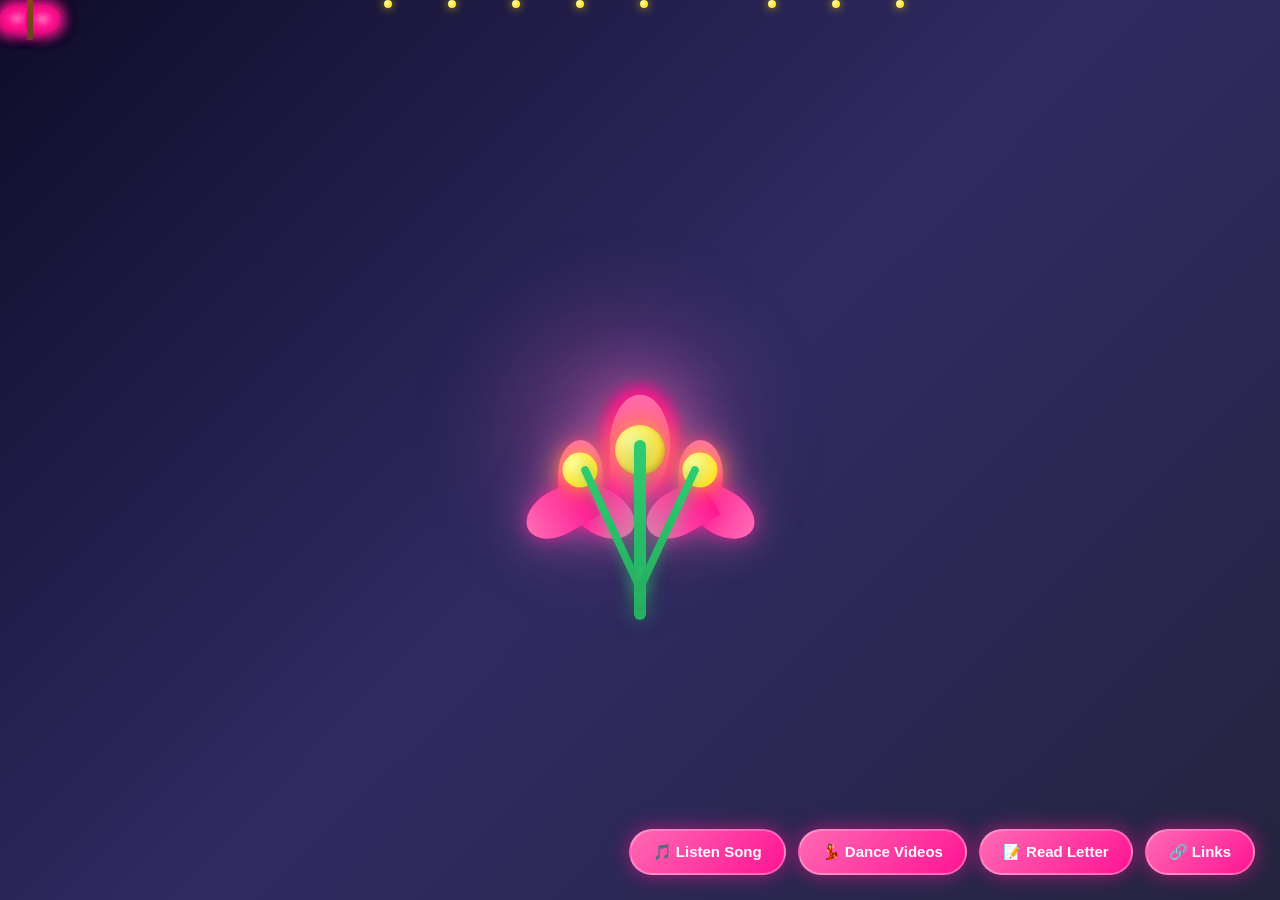
<file: index.html>
<!DOCTYPE html>
<html lang="en">
    <head>
        <meta charset="UTF-8">
        <meta name="viewport" content="width=device-width, initial-scale=1.0">
        <link rel="stylesheet" href="style.css">
        <title>Glowing Flower with Butterflies</title>
    </head>
    <body>
        <div class="scene">
            <!-- Main Flower Container -->
            <div class="flower-container">
                <div class="stem"></div>
                <div class="glow-effect"></div>
                <div class="flower">
                    <div class="petal"></div>
                    <div class="petal"></div>
                    <div class="petal"></div>
                    <div class="petal"></div>
                    <div class="petal"></div>
                    <div class="petal"></div>
                    <div class="center"></div>
                </div>

                <!-- Left Stem Flower -->
                <div class="stem-flower stem-flower-left">
                    <div class="stem-petal"></div>
                    <div class="stem-petal"></div>
                    <div class="stem-petal"></div>
                    <div class="stem-center"></div>
                </div>

                <!-- Right Stem Flower -->
                <div class="stem-flower stem-flower-right">
                    <div class="stem-petal"></div>
                    <div class="stem-petal"></div>
                    <div class="stem-petal"></div>
                    <div class="stem-center"></div>
                </div>
            </div>

            <!-- Butterflies Container -->
            <div class="butterflies-container">
                <div class="butterfly butterfly-1">
                    <div class="butterfly-body"></div>
                    <div class="wing wing-left"></div>
                    <div class="wing wing-right"></div>
                </div>
                <div class="butterfly butterfly-2">
                    <div class="butterfly-body"></div>
                    <div class="wing wing-left"></div>
                    <div class="wing wing-right"></div>
                </div>
                <div class="butterfly butterfly-3">
                    <div class="butterfly-body"></div>
                    <div class="wing wing-left"></div>
                    <div class="wing wing-right"></div>
                </div>
                <div class="butterfly butterfly-4">
                    <div class="butterfly-body"></div>
                    <div class="wing wing-left"></div>
                    <div class="wing wing-right"></div>
                </div>
                <div class="butterfly butterfly-5">
                    <div class="butterfly-body"></div>
                    <div class="wing wing-left"></div>
                    <div class="wing wing-right"></div>
                </div>
            </div>

            <!-- Floating particles for magic effect -->
            <div class="particles">
                <div class="particle"></div>
                <div class="particle"></div>
                <div class="particle"></div>
                <div class="particle"></div>
                <div class="particle"></div>
                <div class="particle"></div>
                <div class="particle"></div>
                <div class="particle"></div>
            </div>
        </div>
        <!-- Navigation Buttons -->
        <div class="link-container">
            <a href="song.html" class="letter-link">🎵 Listen Song</a>
            <a href="videos.html" class="letter-link">💃 Dance Videos</a>
            <a href="letter.html" class="letter-link">📝 Read Letter</a>
            <a href="links.html" class="letter-link">🔗 Links</a>
        </div>
    </body>
</html>
</file>
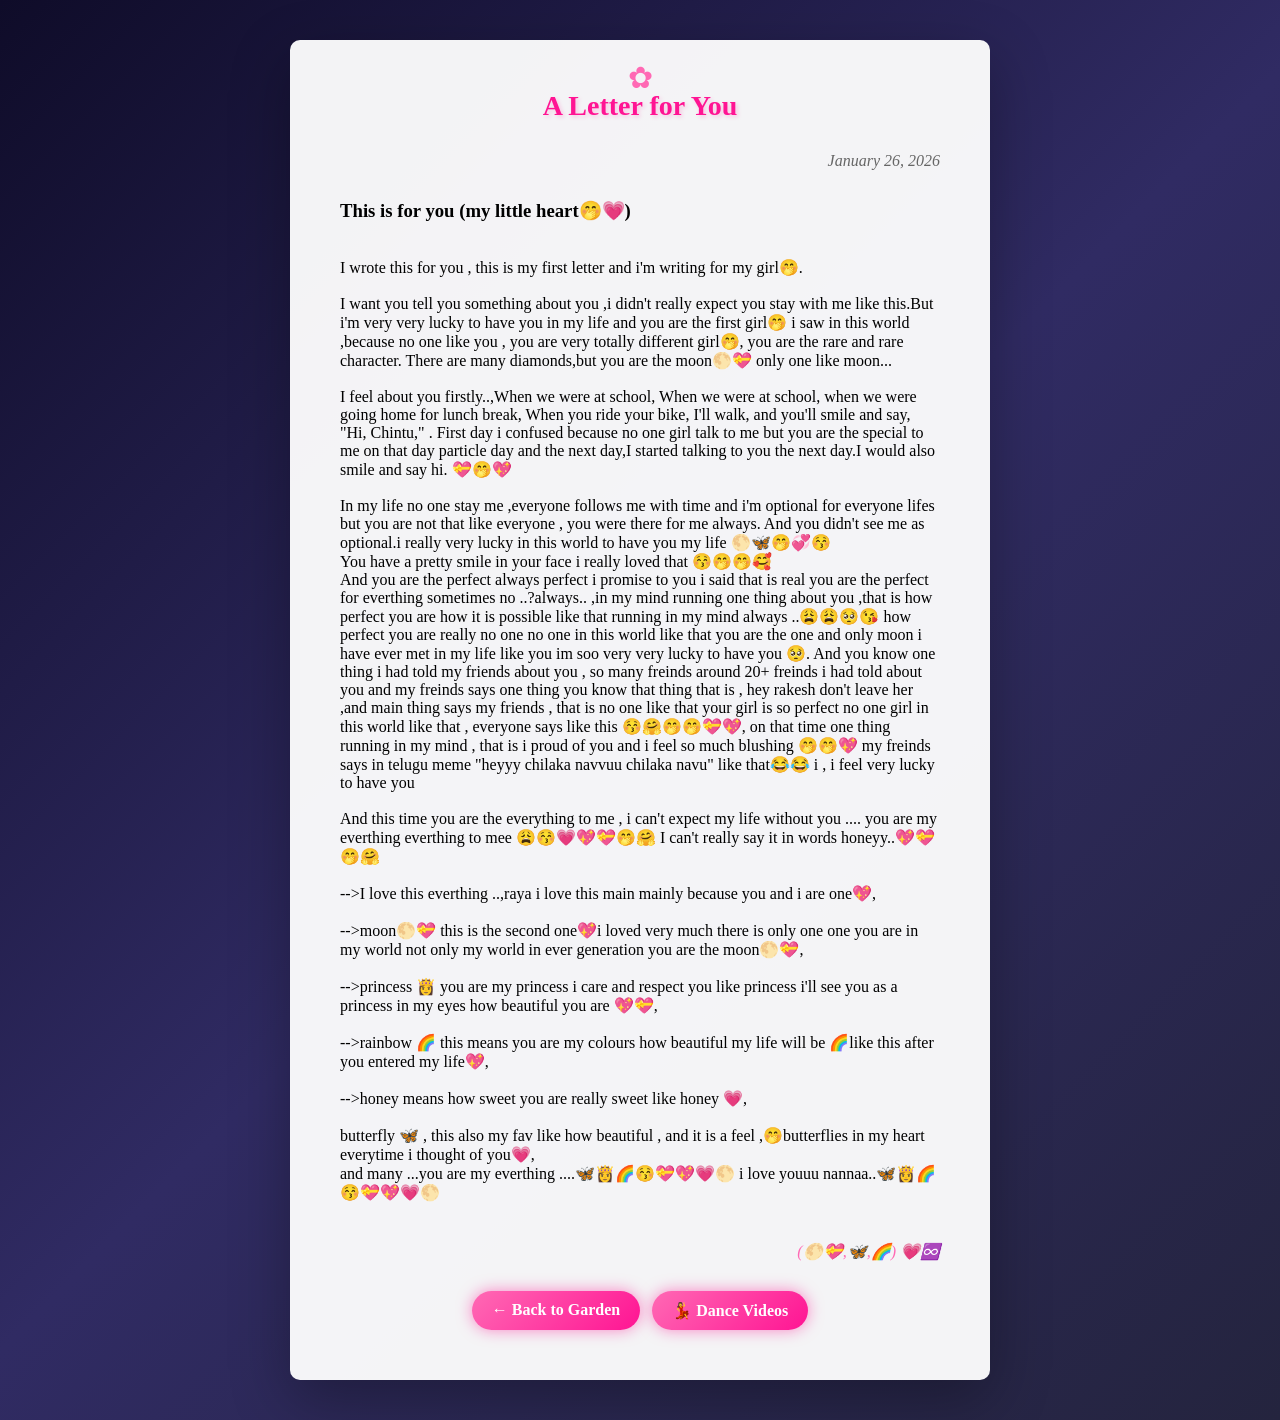
<file: letter.html>
<!DOCTYPE html>
<html lang="en">
<head>
    <meta charset="UTF-8">
    <meta name="viewport" content="width=device-width, initial-scale=1.0">
    <title>A Letter to You</title>
    <style>
        * {
            margin: 0;
            padding: 0;
            box-sizing: border-box;
        }

        body {
            background: linear-gradient(135deg, #0f0c29, #302b63, #24243e);
            min-height: 100vh;
            padding: 40px 20px;
            font-family: 'Georgia', serif;
        }

        .letter-container {
            max-width: 700px;
            margin: 0 auto;
            background: rgba(255, 255, 255, 0.95);
            padding: 50px;
            border-radius: 10px;
            box-shadow: 0 20px 60px rgba(0, 0, 0, 0.3);
            position: relative;
            animation: fade-in 0.8s ease-in;
        }

        .letter-container::before {
            content: '✿';
            position: absolute;
            top: 20px;
            left: 50%;
            transform: translateX(-50%);
            font-size: 30px;
            color: #ff69b4;
        }

        h1 {
            text-align: center;
            color: #ff1493;
            margin-bottom: 30px;
            font-size: 28px;
            text-shadow: 2px 2px 4px rgba(255, 20, 147, 0.2);
        }

        .date {
            text-align: right;
            color: #666;
            margin-bottom: 30px;
            font-style: italic;
        }

        p {
            color: #333;
            line-height: 1.8;
            margin-bottom: 20px;
            text-align: justify;
            font-size: 16px;
        }

        .closing {
            margin-top: 40px;
            text-align: right;
        }

        .signature {
            margin-top: 30px;
            font-style: italic;
            color: #ff69b4;
        }

        .back-link {
            display: flex;
            justify-content: center;
            gap: 12px;
            flex-wrap: wrap;
            margin-top: 30px;
            text-align: center;
            width: 100%;
        }

        .back-button {
            display: inline-block;
            padding: 10px 20px;
            background: linear-gradient(135deg, #ff69b4, #ff1493);
            color: white;
            text-decoration: none;
            border-radius: 50px;
            font-weight: bold;
            transition: all 0.3s ease;
            box-shadow: 0 0 15px rgba(255, 20, 147, 0.5);
        }

        .back-button:hover {
            transform: scale(1.05);
            box-shadow: 0 0 25px rgba(255, 20, 147, 0.8);
        }

        @keyframes fade-in {
            from {
                opacity: 0;
                transform: translateY(20px);
            }
            to {
                opacity: 1;
                transform: translateY(0);
            }
        }

        @media (max-width: 600px) {
            .letter-container {
                padding: 30px 20px;
            }

            h1 {
                font-size: 24px;
            }

            p {
                font-size: 14px;
                line-height: 1.6;
            }
        }
    </style>
</head>
<body>


    <div class="letter-container">
        <h1>A Letter for You</h1>
        <div class="date">January 26, 2026</div>

        <h3>
            This is for you (my little heart🤭💗)
        </h3>
        <br>
        <br>
        I wrote this for you , this is my first letter and i'm writing for 
        my girl🤭.
        <br>
        <br>
        I want you tell you something about you ,i didn't really expect 
        you stay with me like this.But i'm very very lucky to 
        have you in my life and you are the first girl🤭 i saw in this world ,because no one like you , you are very totally different girl🤭, you are the rare and rare character.
        There are many diamonds,but you are the moon🌕💝 only one like moon...
<br>
<br>
I feel about you firstly..,When we were at school, When we were at school, when we were going home for lunch break, 
When you ride your bike, I'll walk, and you'll smile and say, "Hi, Chintu," .
First day i confused because no one girl talk to me but you are the special to me on that day particle day  
and the next day,I started talking to you the next day.I would also smile and say hi.
💝🤭💖


<br>
<br>
In my life no one stay me ,everyone follows me with time and i'm optional for everyone lifes 
but you are not that like everyone , you were there for me always.
     And you didn't see me as optional.i really very lucky in this world to have you my life   🌕🦋🤭💞😚 
     <br>
     You have a pretty smile in your face i really loved that 😚🤭🤭🥰
     <br>
     And you are the perfect always perfect i promise to you i said that is real you are the perfect for everthing
     sometimes no ..?always.. ,in my mind running one thing about you ,that is how perfect you are how it is possible like that running
     in my mind always ..😩😩🥺😘 how perfect you are really no one no one in this world like that you are the one and only moon i have ever met in my life 
    like you im soo very very lucky to have you 🥺.

    And you know one thing i had told my friends about you , so many freinds around 20+ freinds i had told about you 
    and my freinds says one thing you know that thing
    that is , hey rakesh don't leave her ,and main thing says my friends , that is no one like that your girl is so perfect no one girl in this world like that ,
    everyone says like this 😚🤗🤭🤭💝💖,
    on that time one thing running in my mind , that is i proud of you and i feel so much  blushing 🤭🤭💖

    my freinds says in telugu meme "heyyy chilaka navvuu chilaka navu" like that😂😂

    i , i feel very lucky to have you 
    <br>
     <br>
     And this time you are the everything to me , i can't expect my life without you ....
     you are my everthing everthing to mee 😩😚💗💖💝🤭🤗
     I can't really say it in words honeyy..💖💝🤭🤗


     <br>
     <br>
    -->I love this everthing ..,raya i love this main mainly 
     because you and i are one💖,
      <br>
     <br>-->moon🌕💝 this is the second one💖i loved very much there is only one one you are in my world
     not only my world in ever generation you are the moon🌕💝,
     <br>
      <br>
-->princess 👸 you are my princess i care and respect you like princess i'll see you as a princess
     in my eyes how beautiful you are 💖💝,
     <br>
      <br>
-->rainbow 🌈 this means you are my colours how beautiful my life will be 🌈like this after you entered my life💖, <br>
     <br> -->honey means how sweet you are really sweet like honey 💗,
     <br> <br>
     butterfly 🦋 , this also my fav  like how beautiful , and it is a feel ,🤭butterflies in my heart everytime i thought of you💗,
     <br>
     and many ...you are my everthing ....🦋👸🌈😚💝💖💗🌕
     i love youuu nannaa..🦋👸🌈😚💝💖💗🌕

     

        <div class="closing">
          
            <div class="signature">
                    (🌕💝,🦋,🌈) 💗♾️
            </div>
        </div>

        <div class="back-link">
            <a href="index.html" class="back-button">← Back to Garden</a>
            <a href="videos.html" class="back-button">💃 Dance Videos</a>
        </div>
    </div>
</body>
</html>
</file>
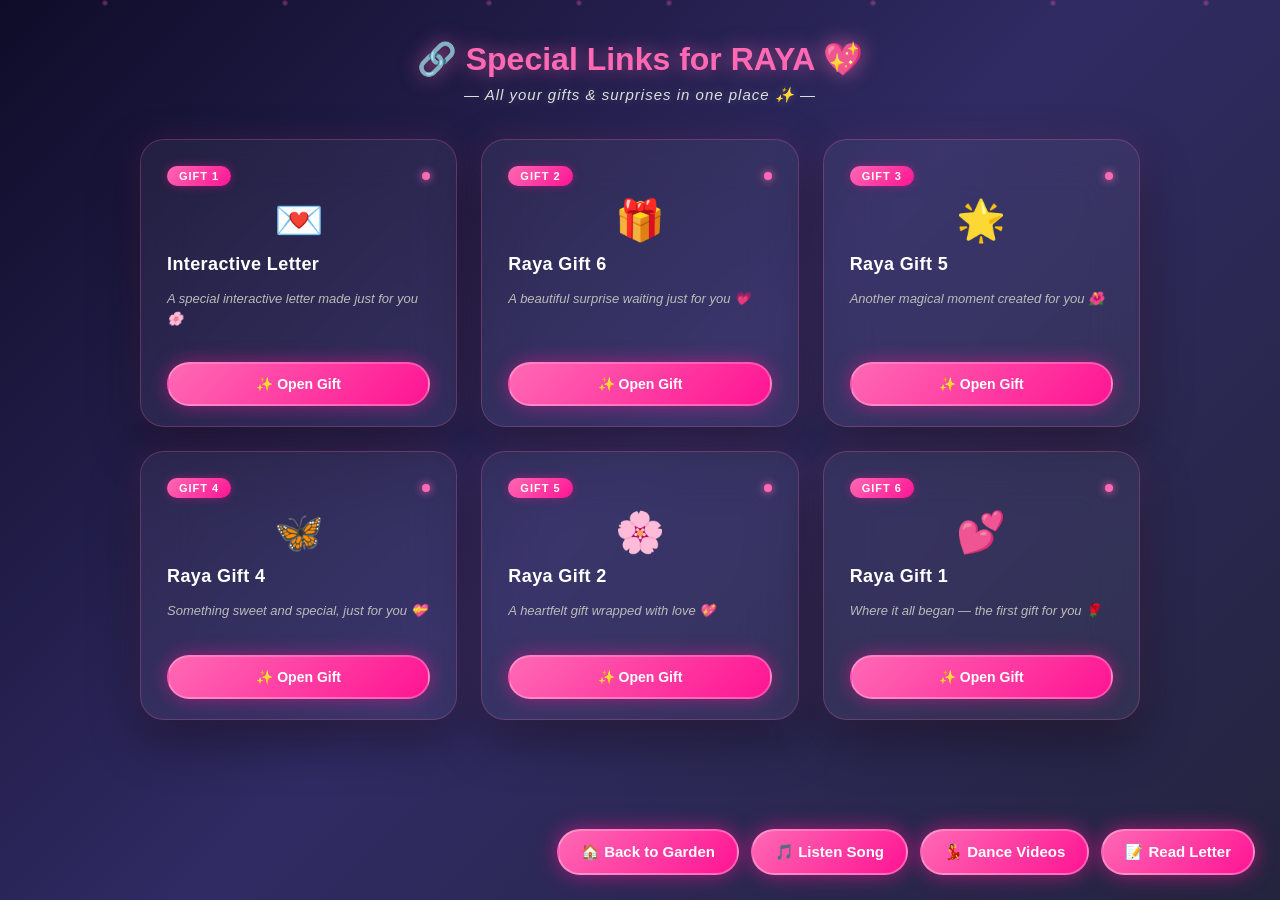
<file: links.html>
<!DOCTYPE html>
<html lang="en">
<head>
    <meta charset="UTF-8">
    <meta name="viewport" content="width=device-width, initial-scale=1.0">
    <title>Special Links - For Raya 💖</title>
    <link rel="stylesheet" href="style.css">
    <style>
        * {
            margin: 0;
            padding: 0;
            box-sizing: border-box;
        }

        body {
            background: linear-gradient(135deg, #0f0c29, #302b63, #24243e);
            min-height: 100vh;
            display: flex;
            flex-direction: column;
            align-items: center;
            justify-content: flex-start;
            font-family: 'Georgia', 'Arial', sans-serif;
            color: #fff;
            overflow-x: hidden;
            overflow-y: auto;
            padding: 40px 20px 120px;
        }

        /* Floating particles background */
        .particles-bg {
            position: fixed;
            width: 100%;
            height: 100%;
            top: 0;
            left: 0;
            z-index: 0;
            pointer-events: none;
        }

        .particle-dot {
            position: absolute;
            width: 6px;
            height: 6px;
            background: radial-gradient(circle, #ff69b4, transparent);
            border-radius: 50%;
            animation: float-particle linear infinite;
            opacity: 0.4;
        }

        @keyframes float-particle {
            0% { transform: translateY(100vh) scale(0); opacity: 0; }
            10% { opacity: 0.6; }
            90% { opacity: 0.6; }
            100% { transform: translateY(-10vh) scale(1); opacity: 0; }
        }

        /* Header */
        .header-section {
            position: relative;
            z-index: 10;
            text-align: center;
            margin-bottom: 35px;
            animation: fade-in-down 0.9s ease-out;
        }

        @keyframes fade-in-down {
            from { opacity: 0; transform: translateY(-25px); }
            to { opacity: 1; transform: translateY(0); }
        }

        .page-title {
            font-size: 32px;
            font-weight: bold;
            color: #ff69b4;
            margin-bottom: 8px;
            text-shadow: 0 0 20px rgba(255, 105, 180, 0.6);
            display: flex;
            align-items: center;
            justify-content: center;
            gap: 12px;
            flex-wrap: wrap;
        }

        .page-subtitle {
            font-size: 15px;
            color: #ddd;
            font-style: italic;
            letter-spacing: 1px;
            text-shadow: 0 0 10px rgba(255, 255, 255, 0.2);
        }

        /* Links Grid */
        .links-grid {
            position: relative;
            z-index: 10;
            display: grid;
            grid-template-columns: repeat(auto-fit, minmax(300px, 1fr));
            gap: 24px;
            max-width: 1000px;
            width: 100%;
            margin: 0 auto;
        }

        /* Link Card */
        .link-card {
            background: rgba(255, 255, 255, 0.05);
            backdrop-filter: blur(25px);
            border: 1px solid rgba(255, 105, 180, 0.25);
            border-radius: 24px;
            overflow: hidden;
            box-shadow: 0 20px 50px rgba(0, 0, 0, 0.4), 0 0 35px rgba(255, 105, 180, 0.12);
            transition: transform 0.35s ease, box-shadow 0.35s ease, border-color 0.35s ease;
            animation: fade-in-up 0.8s ease-out both;
            text-decoration: none;
            color: inherit;
            display: flex;
            flex-direction: column;
        }

        .link-card:nth-child(1) { animation-delay: 0.05s; }
        .link-card:nth-child(2) { animation-delay: 0.15s; }
        .link-card:nth-child(3) { animation-delay: 0.25s; }
        .link-card:nth-child(4) { animation-delay: 0.35s; }
        .link-card:nth-child(5) { animation-delay: 0.45s; }
        .link-card:nth-child(6) { animation-delay: 0.55s; }

        .link-card:hover {
            transform: translateY(-6px) scale(1.02);
            border-color: rgba(255, 105, 180, 0.65);
            box-shadow: 0 28px 65px rgba(0, 0, 0, 0.5), 0 0 50px rgba(255, 105, 180, 0.32);
        }

        @keyframes fade-in-up {
            from { opacity: 0; transform: translateY(30px); }
            to { opacity: 1; transform: translateY(0); }
        }

        /* Card inner layout */
        .card-body {
            padding: 26px 26px 20px;
            display: flex;
            flex-direction: column;
            gap: 14px;
            flex: 1;
        }

        .card-top {
            display: flex;
            align-items: center;
            justify-content: space-between;
        }

        .card-badge {
            background: linear-gradient(135deg, #ff69b4, #ff1493);
            font-size: 11px;
            text-transform: uppercase;
            font-weight: bold;
            padding: 4px 12px;
            border-radius: 20px;
            letter-spacing: 1px;
            box-shadow: 0 0 10px rgba(255, 20, 147, 0.4);
        }

        .status-dot {
            width: 8px;
            height: 8px;
            border-radius: 50%;
            background: #ff69b4;
            box-shadow: 0 0 8px #ff69b4;
            animation: pulse-dot 1.8s infinite;
        }

        @keyframes pulse-dot {
            0%, 100% { opacity: 0.5; transform: scale(1); }
            50% { opacity: 1; transform: scale(1.35); }
        }

        .card-emoji {
            font-size: 40px;
            text-align: center;
            line-height: 1;
        }

        .card-title {
            font-size: 18px;
            font-weight: bold;
            color: #fff;
            letter-spacing: 0.4px;
        }

        .card-desc {
            font-size: 13px;
            color: #bbb;
            font-style: italic;
            line-height: 1.5;
        }

        /* Open button at bottom of card */
        .card-footer {
            padding: 14px 26px 20px;
        }

        .open-btn {
            display: flex;
            align-items: center;
            justify-content: center;
            gap: 8px;
            width: 100%;
            padding: 12px 20px;
            background: linear-gradient(135deg, #ff69b4, #ff1493);
            color: #fff;
            text-decoration: none;
            border-radius: 50px;
            font-weight: bold;
            font-size: 14px;
            box-shadow: 0 0 18px rgba(255, 20, 147, 0.5);
            transition: all 0.3s ease;
            border: 2px solid rgba(255, 255, 255, 0.25);
            cursor: pointer;
        }

        .open-btn:hover {
            transform: scale(1.05);
            box-shadow: 0 0 28px rgba(255, 20, 147, 0.8);
            background: linear-gradient(135deg, #ff1493, #ff69b4);
        }

        /* Floating Bottom Navigation */
        .bottom-nav {
            position: fixed;
            bottom: 25px;
            right: 25px;
            z-index: 30;
            display: flex;
            gap: 12px;
            flex-wrap: wrap;
            justify-content: flex-end;
        }

        .nav-btn {
            display: inline-flex;
            align-items: center;
            gap: 6px;
            padding: 12px 22px;
            background: linear-gradient(135deg, #ff69b4, #ff1493);
            color: white;
            text-decoration: none;
            border-radius: 50px;
            font-weight: bold;
            font-size: 15px;
            box-shadow: 0 0 20px rgba(255, 20, 147, 0.6);
            transition: all 0.3s ease;
            border: 2px solid rgba(255, 255, 255, 0.3);
        }

        .nav-btn:hover {
            transform: scale(1.08);
            box-shadow: 0 0 30px rgba(255, 20, 147, 0.85);
            background: linear-gradient(135deg, #ff1493, #ff69b4);
        }

        @media (max-width: 768px) {
            body {
                padding: 25px 14px 120px;
            }

            .page-title {
                font-size: 24px;
            }

            .links-grid {
                grid-template-columns: 1fr;
                gap: 18px;
            }

            .bottom-nav {
                bottom: 15px;
                right: 50%;
                transform: translateX(50%);
                justify-content: center;
                width: 100%;
                padding: 0 10px;
                box-sizing: border-box;
                gap: 8px;
            }

            .nav-btn {
                padding: 10px 16px;
                font-size: 13px;
            }
        }
    </style>
</head>
<body>

    <!-- Floating Particles Background -->
    <div class="particles-bg">
        <div class="particle-dot" style="left:8%;animation-duration:12s;animation-delay:0s;"></div>
        <div class="particle-dot" style="left:22%;animation-duration:16s;animation-delay:1.5s;"></div>
        <div class="particle-dot" style="left:38%;animation-duration:11s;animation-delay:0.5s;"></div>
        <div class="particle-dot" style="left:52%;animation-duration:14s;animation-delay:2s;"></div>
        <div class="particle-dot" style="left:68%;animation-duration:13s;animation-delay:3s;"></div>
        <div class="particle-dot" style="left:82%;animation-duration:15s;animation-delay:1s;"></div>
        <div class="particle-dot" style="left:94%;animation-duration:17s;animation-delay:2.5s;"></div>
        <div class="particle-dot" style="left:45%;animation-duration:12s;animation-delay:4s;"></div>
    </div>

    <!-- Header Section -->
    <div class="header-section">
        <h1 class="page-title">🔗 Special Links for RAYA 💖</h1>
        <p class="page-subtitle">— All your gifts & surprises in one place ✨ —</p>
    </div>

    <!-- Links Grid -->
    <div class="links-grid">

        <!-- Link 1 -->
        <div class="link-card">
            <div class="card-body">
                <div class="card-top">
                    <span class="card-badge">Gift 1</span>
                    <div class="status-dot"></div>
                </div>
                <div class="card-emoji">💌</div>
                <div class="card-title">Interactive Letter</div>
                <div class="card-desc">A special interactive letter made just for you 🌸</div>
            </div>
            <div class="card-footer">
                <a href="https://interactive-letter-w-lcmh.bolt.host/" target="_blank" class="open-btn">
                    ✨ Open Gift
                </a>
            </div>
        </div>

        <!-- Link 2 -->
        <div class="link-card">
            <div class="card-body">
                <div class="card-top">
                    <span class="card-badge">Gift 2</span>
                    <div class="status-dot"></div>
                </div>
                <div class="card-emoji">🎁</div>
                <div class="card-title">Raya Gift 6</div>
                <div class="card-desc">A beautiful surprise waiting just for you 💗</div>
            </div>
            <div class="card-footer">
                <a href="https://raya-127.github.io/rayagift6/" target="_blank" class="open-btn">
                    ✨ Open Gift
                </a>
            </div>
        </div>

        <!-- Link 3 -->
        <div class="link-card">
            <div class="card-body">
                <div class="card-top">
                    <span class="card-badge">Gift 3</span>
                    <div class="status-dot"></div>
                </div>
                <div class="card-emoji">🌟</div>
                <div class="card-title">Raya Gift 5</div>
                <div class="card-desc">Another magical moment created for you 🌺</div>
            </div>
            <div class="card-footer">
                <a href="https://raya-127.github.io/rayagift5/" target="_blank" class="open-btn">
                    ✨ Open Gift
                </a>
            </div>
        </div>

        <!-- Link 4 -->
        <div class="link-card">
            <div class="card-body">
                <div class="card-top">
                    <span class="card-badge">Gift 4</span>
                    <div class="status-dot"></div>
                </div>
                <div class="card-emoji">🦋</div>
                <div class="card-title">Raya Gift 4</div>
                <div class="card-desc">Something sweet and special, just for you 💝</div>
            </div>
            <div class="card-footer">
                <a href="https://raya-127.github.io/rayagift4/" target="_blank" class="open-btn">
                    ✨ Open Gift
                </a>
            </div>
        </div>

        <!-- Link 5 -->
        <div class="link-card">
            <div class="card-body">
                <div class="card-top">
                    <span class="card-badge">Gift 5</span>
                    <div class="status-dot"></div>
                </div>
                <div class="card-emoji">🌸</div>
                <div class="card-title">Raya Gift 2</div>
                <div class="card-desc">A heartfelt gift wrapped with love 💖</div>
            </div>
            <div class="card-footer">
                <a href="https://raya-127.github.io/rayagift2/" target="_blank" class="open-btn">
                    ✨ Open Gift
                </a>
            </div>
        </div>

        <!-- Link 6 -->
        <div class="link-card">
            <div class="card-body">
                <div class="card-top">
                    <span class="card-badge">Gift 6</span>
                    <div class="status-dot"></div>
                </div>
                <div class="card-emoji">💕</div>
                <div class="card-title">Raya Gift 1</div>
                <div class="card-desc">Where it all began — the first gift for you 🌹</div>
            </div>
            <div class="card-footer">
                <a href="https://raya-127.github.io/rayagift1/" target="_blank" class="open-btn">
                    ✨ Open Gift
                </a>
            </div>
        </div>

    </div>

    <!-- Floating Navigation Bar -->
    <div class="bottom-nav">
        <a href="index.html" class="nav-btn">🏠 Back to Garden</a>
        <a href="song.html" class="nav-btn">🎵 Listen Song</a>
        <a href="videos.html" class="nav-btn">💃 Dance Videos</a>
        <a href="letter.html" class="nav-btn">📝 Read Letter</a>
    </div>

</body>
</html>
</file>
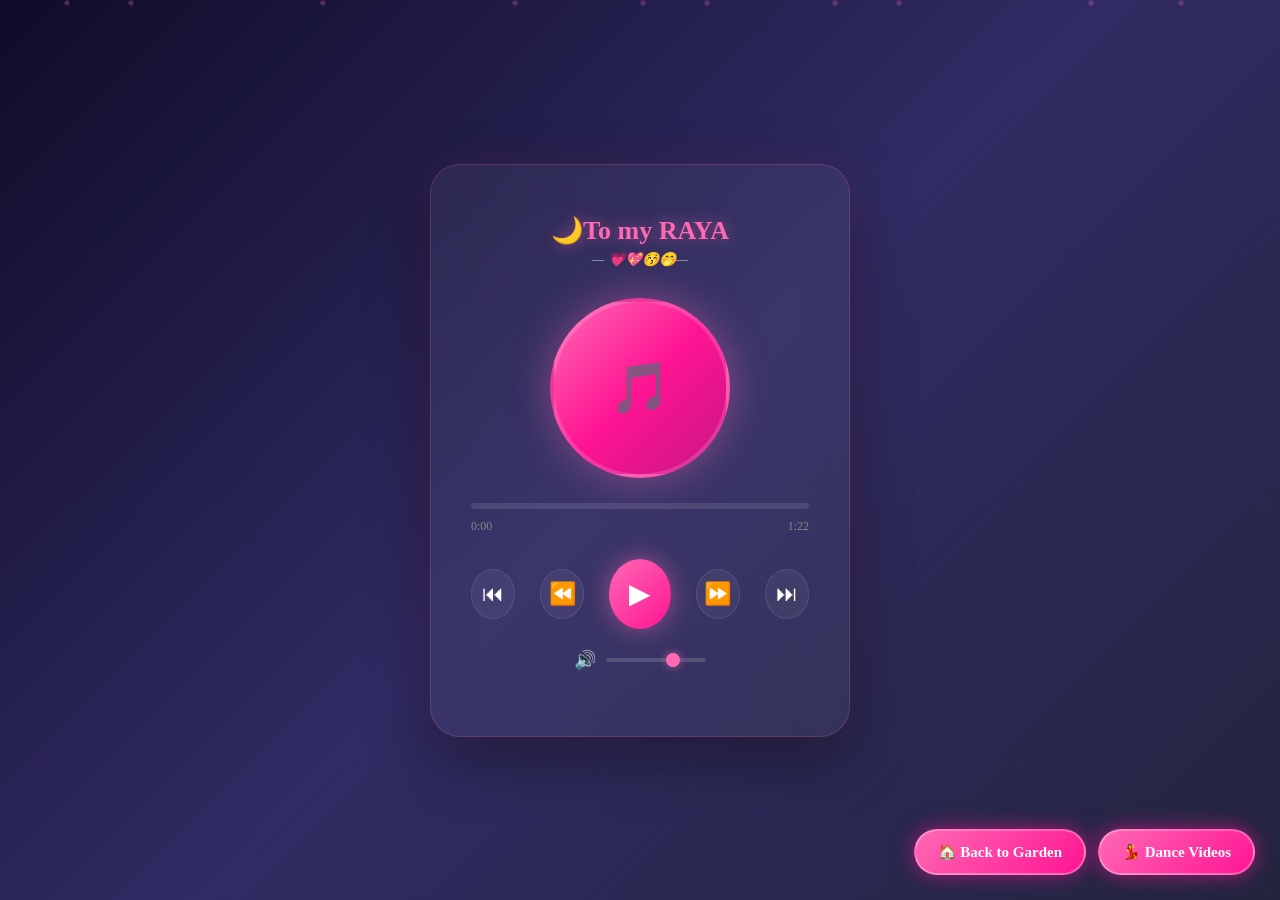
<file: song.html>
<!DOCTYPE html>
<html lang="en">
<head>
    <meta charset="UTF-8">
    <meta name="viewport" content="width=device-width, initial-scale=1.0">
    <title>Listen to Song</title>
    <link rel="stylesheet" href="style.css">
    <style>
        * {
            margin: 0;
            padding: 0;
            box-sizing: border-box;
        }

        body {
            background: linear-gradient(135deg, #0f0c29, #302b63, #24243e);
            min-height: 100vh;
            display: flex;
            flex-direction: column;
            align-items: center;
            justify-content: center;
            font-family: 'Georgia', serif;
            color: #fff;
            overflow: hidden;
        }

        /* Floating particles background */
        .particles-bg {
            position: fixed;
            width: 100%;
            height: 100%;
            top: 0;
            left: 0;
            z-index: 0;
            pointer-events: none;
        }

        .particle-dot {
            position: absolute;
            width: 6px;
            height: 6px;
            background: radial-gradient(circle, #ff69b4, transparent);
            border-radius: 50%;
            animation: float-particle linear infinite;
            opacity: 0.4;
        }

        @keyframes float-particle {
            0% { transform: translateY(100vh) scale(0); opacity: 0; }
            10% { opacity: 0.6; }
            90% { opacity: 0.6; }
            100% { transform: translateY(-10vh) scale(1); opacity: 0; }
        }

        .song-container {
            position: relative;
            z-index: 10;
            background: rgba(255, 255, 255, 0.05);
            backdrop-filter: blur(20px);
            border: 1px solid rgba(255, 105, 180, 0.2);
            border-radius: 30px;
            padding: 50px 40px;
            max-width: 420px;
            width: 90%;
            box-shadow: 0 20px 60px rgba(0, 0, 0, 0.4), 0 0 40px rgba(255, 105, 180, 0.1);
            text-align: center;
            animation: fade-in-up 1s ease-out;
        }

        @keyframes fade-in-up {
            from { opacity: 0; transform: translateY(30px); }
            to { opacity: 1; transform: translateY(0); }
        }

        .song-title {
            font-size: 26px;
            font-weight: bold;
            color: #ff69b4;
            margin-bottom: 5px;
            text-shadow: 0 0 15px rgba(255, 105, 180, 0.5);
        }

        .song-artist {
            font-size: 14px;
            color: #aaa;
            margin-bottom: 30px;
            font-style: italic;
        }

        .album-art {
            width: 180px;
            height: 180px;
            margin: 0 auto 25px;
            border-radius: 50%;
            background: linear-gradient(135deg, #ff69b4, #ff1493, #c71585);
            display: flex;
            align-items: center;
            justify-content: center;
            box-shadow: 0 0 40px rgba(255, 105, 180, 0.4);
            animation: spin-album 8s linear infinite;
            animation-play-state: paused;
            border: 4px solid rgba(255, 255, 255, 0.15);
        }

        .album-art.playing {
            animation-play-state: running;
        }

        .album-art .play-icon {
            font-size: 50px;
            color: rgba(255, 255, 255, 0.7);
        }

        @keyframes spin-album {
            from { transform: rotate(0deg); }
            to { transform: rotate(360deg); }
        }

        /* Progress bar */
        .progress-container {
            width: 100%;
            margin-bottom: 10px;
            cursor: pointer;
        }

        .progress-bar {
            width: 100%;
            height: 6px;
            background: rgba(255, 255, 255, 0.1);
            border-radius: 3px;
            overflow: hidden;
            position: relative;
        }

        .progress-fill {
            height: 100%;
            background: linear-gradient(90deg, #ff69b4, #ff1493);
            border-radius: 3px;
            width: 0%;
            transition: width 0.1s linear;
            position: relative;
        }

        .progress-fill::after {
            content: '';
            position: absolute;
            right: -5px;
            top: -4px;
            width: 14px;
            height: 14px;
            background: #fff;
            border-radius: 50%;
            box-shadow: 0 0 10px rgba(255, 105, 180, 0.8);
            opacity: 0;
            transition: opacity 0.2s;
        }

        .progress-container:hover .progress-fill::after {
            opacity: 1;
        }

        .time-display {
            display: flex;
            justify-content: space-between;
            font-size: 12px;
            color: #888;
            margin-bottom: 25px;
        }

        /* Control buttons */
        .controls {
            display: flex;
            align-items: center;
            justify-content: center;
            gap: 25px;
            margin-bottom: 20px;
        }

        .ctrl-btn {
            background: none;
            border: none;
            color: #fff;
            font-size: 22px;
            cursor: pointer;
            width: 50px;
            height: 50px;
            border-radius: 50%;
            display: flex;
            align-items: center;
            justify-content: center;
            transition: all 0.3s ease;
            background: rgba(255, 255, 255, 0.05);
            border: 1px solid rgba(255, 255, 255, 0.1);
        }

        .ctrl-btn:hover {
            background: rgba(255, 105, 180, 0.2);
            border-color: rgba(255, 105, 180, 0.5);
            transform: scale(1.1);
            box-shadow: 0 0 15px rgba(255, 105, 180, 0.3);
        }

        .ctrl-btn:active {
            transform: scale(0.95);
        }

        .play-btn {
            width: 70px;
            height: 70px;
            font-size: 28px;
            background: linear-gradient(135deg, #ff69b4, #ff1493);
            border: none;
            box-shadow: 0 0 25px rgba(255, 105, 180, 0.5);
        }

        .play-btn:hover {
            box-shadow: 0 0 40px rgba(255, 105, 180, 0.7);
            transform: scale(1.1);
        }

        /* Volume */
        .volume-container {
            display: flex;
            align-items: center;
            justify-content: center;
            gap: 10px;
            margin-bottom: 15px;
        }

        .volume-icon {
            font-size: 18px;
            color: #888;
            cursor: pointer;
        }

        .volume-slider {
            -webkit-appearance: none;
            width: 100px;
            height: 4px;
            background: rgba(255, 255, 255, 0.15);
            border-radius: 2px;
            outline: none;
        }

        .volume-slider::-webkit-slider-thumb {
            -webkit-appearance: none;
            width: 14px;
            height: 14px;
            border-radius: 50%;
            background: #ff69b4;
            cursor: pointer;
            box-shadow: 0 0 8px rgba(255, 105, 180, 0.6);
        }

        .volume-slider::-moz-range-thumb {
            width: 14px;
            height: 14px;
            border-radius: 50%;
            background: #ff69b4;
            cursor: pointer;
            border: none;
        }

        /* Playlist */
        .playlist {
            margin-top: 20px;
            border-top: 1px solid rgba(255, 255, 255, 0.08);
            padding-top: 20px;
        }

        .playlist-title {
            font-size: 14px;
            color: #888;
            margin-bottom: 12px;
            text-transform: uppercase;
            letter-spacing: 2px;
        }

        .playlist-item {
            display: flex;
            align-items: center;
            padding: 10px 14px;
            border-radius: 12px;
            cursor: pointer;
            transition: all 0.3s ease;
            gap: 12px;
            text-align: left;
        }

        .playlist-item:hover {
            background: rgba(255, 105, 180, 0.1);
        }

        .playlist-item.active {
            background: rgba(255, 105, 180, 0.15);
            border: 1px solid rgba(255, 105, 180, 0.2);
        }

        .playlist-item .num {
            font-size: 14px;
            color: #555;
            width: 25px;
            text-align: center;
        }

        .playlist-item.active .num {
            color: #ff69b4;
        }

        .playlist-item .info .track-name {
            font-size: 14px;
            color: #ddd;
        }

        .playlist-item .info .track-artist {
            font-size: 11px;
            color: #777;
            margin-top: 2px;
        }

        .playlist-item .duration {
            font-size: 12px;
            color: #555;
            margin-left: auto;
        }

        /* Navigation buttons */
        .back-link {
            position: fixed;
            bottom: 25px;
            right: 25px;
            z-index: 20;
            display: flex;
            gap: 12px;
            flex-wrap: wrap;
            justify-content: flex-end;
        }

        .back-link a {
            display: inline-block;
            padding: 12px 22px;
            background: linear-gradient(135deg, #ff69b4, #ff1493);
            color: white;
            text-decoration: none;
            border-radius: 50px;
            font-weight: bold;
            font-size: 15px;
            box-shadow: 0 0 20px rgba(255, 20, 147, 0.6);
            transition: all 0.3s ease;
            border: 2px solid rgba(255, 255, 255, 0.3);
            white-space: nowrap;
        }

        .back-link a:hover {
            transform: scale(1.08);
            box-shadow: 0 0 30px rgba(255, 20, 147, 0.85);
            background: linear-gradient(135deg, #ff1493, #ff69b4);
        }

        @media (max-width: 600px) {
            .back-link {
                bottom: 15px;
                right: 50%;
                transform: translateX(50%);
                justify-content: center;
                width: 100%;
                padding: 0 10px;
                gap: 8px;
            }
            .back-link a {
                padding: 10px 14px;
                font-size: 13px;
            }
        }

        /* Responsive */
        @media (max-width: 500px) {
            .song-container {
                padding: 35px 25px;
            }
            .song-title { font-size: 22px; }
            .album-art { width: 140px; height: 140px; }
            .volume-slider { width: 70px; }
        }
    </style>
</head>
<body>

    <!-- Floating Particles Background -->
    <div class="particles-bg">
        <div class="particle-dot" style="left:10%;animation-duration:12s;animation-delay:0s;"></div>
        <div class="particle-dot" style="left:25%;animation-duration:15s;animation-delay:1s;"></div>
        <div class="particle-dot" style="left:40%;animation-duration:10s;animation-delay:2s;"></div>
        <div class="particle-dot" style="left:55%;animation-duration:14s;animation-delay:0.5s;"></div>
        <div class="particle-dot" style="left:70%;animation-duration:13s;animation-delay:3s;"></div>
        <div class="particle-dot" style="left:85%;animation-duration:11s;animation-delay:1.5s;"></div>
        <div class="particle-dot" style="left:92%;animation-duration:16s;animation-delay:2.5s;"></div>
        <div class="particle-dot" style="left:5%;animation-duration:18s;animation-delay:4s;"></div>
        <div class="particle-dot" style="left:50%;animation-duration:12s;animation-delay:5s;"></div>
        <div class="particle-dot" style="left:65%;animation-duration:17s;animation-delay:0.8s;"></div>
    </div>

    <!-- Song Player -->
    <div class="song-container">
        <div class="song-title">🌙To my RAYA </div>
        <div class="song-artist">—  💗💖😚🤭—</div>

        <!-- Album Art -->
        <div class="album-art" id="albumArt">
            <span class="play-icon">🎵</span>
        </div>

        <!-- Audio Element -->
        <audio id="audioPlayer">
            <source src="0515(1).mp3" type="audio/mpeg">
            Your browser does not support the audio element.
        </audio>

        <!-- Progress Bar -->
        <div class="progress-container" id="progressContainer">
            <div class="progress-bar">
                <div class="progress-fill" id="progressFill"></div>
            </div>
        </div>
        <div class="time-display">
            <span id="currentTime">0:00</span>
            <span id="totalTime">0:00</span>
        </div>

        <!-- Control Buttons -->
        <div class="controls">
            <button class="ctrl-btn" id="prevBtn" title="Previous">⏮</button>
            <button class="ctrl-btn" id="backwardBtn" title="Backward 10s">⏪</button>
            <button class="ctrl-btn play-btn" id="playBtn" title="Play/Pause">▶</button>
            <button class="ctrl-btn" id="forwardBtn" title="Forward 10s">⏩</button>
            <button class="ctrl-btn" id="nextBtn" title="Next">⏭</button>
        </div>

        <!-- Volume -->
        <div class="volume-container">
            <span class="volume-icon" id="volumeIcon">🔊</span>
            <input type="range" class="volume-slider" id="volumeSlider" min="0" max="100" value="70">
        </div>
            </div>
        </div>
    </div>

    
    <!-- Navigation Links -->
    <div class="back-link">
        <a href="index.html">🏠 Back to Garden</a>
        <a href="videos.html">💃 Dance Videos</a>
    </div>

    <script>
        const audio = document.getElementById('audioPlayer');
        const playBtn = document.getElementById('playBtn');
        const prevBtn = document.getElementById('prevBtn');
        const nextBtn = document.getElementById('nextBtn');
        const backwardBtn = document.getElementById('backwardBtn');
        const forwardBtn = document.getElementById('forwardBtn');
        const progressFill = document.getElementById('progressFill');
        const progressContainer = document.getElementById('progressContainer');
        const currentTimeEl = document.getElementById('currentTime');
        const totalTimeEl = document.getElementById('totalTime');
        const volumeSlider = document.getElementById('volumeSlider');
        const volumeIcon = document.getElementById('volumeIcon');
        const albumArt = document.getElementById('albumArt');

        // Playlist tracks
        const tracks = [
            { name: 'To my RAYA', artist: '💗💖😚🤭', src: '0515(1).mp3', duration: '3:03' },
            
        ];

        let currentTrack = 0;
        let isPlaying = false;

        // Format time as m:ss
        function formatTime(seconds) {
            const m = Math.floor(seconds / 60);
            const s = Math.floor(seconds % 60);
            return m + ':' + (s < 10 ? '0' : '') + s;
        }

        // Update progress bar
        function updateProgress() {
            if (audio.duration) {
                const percent = (audio.currentTime / audio.duration) * 100;
                progressFill.style.width = percent + '%';
                currentTimeEl.textContent = formatTime(audio.currentTime);
            }
        }

        // Set progress on click
        progressContainer.addEventListener('click', (e) => {
            const rect = progressContainer.getBoundingClientRect();
            const pos = (e.clientX - rect.left) / rect.width;
            audio.currentTime = pos * audio.duration;
        });

        // Play / Pause
        function togglePlay() {
            if (isPlaying) {
                audio.pause();
                playBtn.textContent = '▶';
                albumArt.classList.remove('playing');
                isPlaying = false;
            } else {
                audio.play();
                playBtn.textContent = '⏸';
                albumArt.classList.add('playing');
                isPlaying = true;
            }
        }

        playBtn.addEventListener('click', togglePlay);

        // Backward 10 seconds
        backwardBtn.addEventListener('click', () => {
            audio.currentTime = Math.max(0, audio.currentTime - 10);
        });

        // Forward 10 seconds
        forwardBtn.addEventListener('click', () => {
            audio.currentTime = Math.min(audio.duration, audio.currentTime + 10);
        });

        // Previous track
        prevBtn.addEventListener('click', () => {
            currentTrack = (currentTrack - 1 + tracks.length) % tracks.length;
            loadTrack(currentTrack);
        });

        // Next track
        nextBtn.addEventListener('click', () => {
            currentTrack = (currentTrack + 1) % tracks.length;
            loadTrack(currentTrack);
        });

        // Load a track by index
        function loadTrack(index) {
            currentTrack = index;
            audio.src = tracks[index].src;
            audio.play();
            isPlaying = true;
            playBtn.textContent = '⏸';
            albumArt.classList.add('playing');

            // Update playlist UI
            document.querySelectorAll('.playlist-item').forEach((item, i) => {
                item.classList.toggle('active', i === index);
            });

            // Update title
            document.querySelector('.song-title').textContent = '🌙 ' + tracks[index].name;
            document.querySelector('.song-artist').textContent = '— ' + tracks[index].artist + ' —';
        }

        // Play from playlist
        function playTrack(index) {
            loadTrack(index);
        }

        // Auto-play next track
        audio.addEventListener('ended', () => {
            currentTrack = (currentTrack + 1) % tracks.length;
            loadTrack(currentTrack);
        });

        // Update total time on metadata load
        audio.addEventListener('loadedmetadata', () => {
            totalTimeEl.textContent = formatTime(audio.duration);
        });

        // Volume control
        volumeSlider.addEventListener('input', () => {
            audio.volume = volumeSlider.value / 100;
            if (audio.volume === 0) {
                volumeIcon.textContent = '🔇';
            } else if (audio.volume < 0.5) {
                volumeIcon.textContent = '🔉';
            } else {
                volumeIcon.textContent = '🔊';
            }
        });

        // Time update
        audio.addEventListener('timeupdate', updateProgress);

        // Set initial volume
        audio.volume = 0.7;

        // Keyboard shortcuts
        document.addEventListener('keydown', (e) => {
            if (e.code === 'Space') {
                e.preventDefault();
                togglePlay();
            } else if (e.code === 'ArrowLeft') {
                audio.currentTime = Math.max(0, audio.currentTime - 10);
            } else if (e.code === 'ArrowRight') {
                audio.currentTime = Math.min(audio.duration, audio.currentTime + 10);
            } else if (e.key === 'ArrowUp') {
                e.preventDefault();
                audio.volume = Math.min(1, audio.volume + 0.1);
                volumeSlider.value = audio.volume * 100;
            } else if (e.key === 'ArrowDown') {
                e.preventDefault();
                audio.volume = Math.max(0, audio.volume - 0.1);
                volumeSlider.value = audio.volume * 100;
            }
        });
    </script>
</body>
</html>
</file>
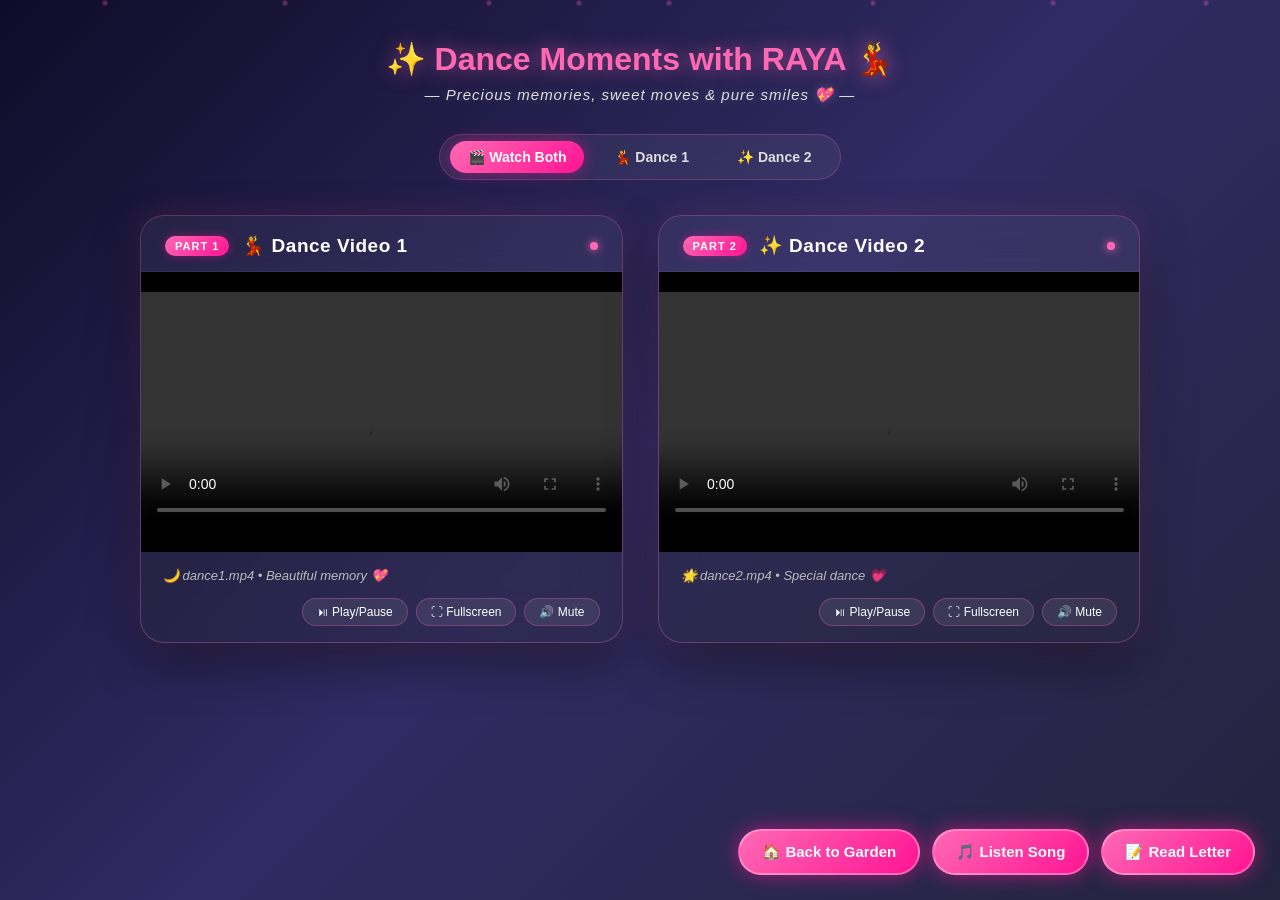
<file: videos.html>
<!DOCTYPE html>
<html lang="en">
<head>
    <meta charset="UTF-8">
    <meta name="viewport" content="width=device-width, initial-scale=1.0">
    <title>Dance Videos - Special Moments</title>
    <link rel="stylesheet" href="style.css">
    <style>
        * {
            margin: 0;
            padding: 0;
            box-sizing: border-box;
        }

        body {
            background: linear-gradient(135deg, #0f0c29, #302b63, #24243e);
            min-height: 100vh;
            display: flex;
            flex-direction: column;
            align-items: center;
            justify-content: flex-start;
            font-family: 'Georgia', 'Arial', sans-serif;
            color: #fff;
            overflow-x: hidden;
            overflow-y: auto;
            padding: 40px 20px 100px;
        }

        /* Floating particles background */
        .particles-bg {
            position: fixed;
            width: 100%;
            height: 100%;
            top: 0;
            left: 0;
            z-index: 0;
            pointer-events: none;
        }

        .particle-dot {
            position: absolute;
            width: 6px;
            height: 6px;
            background: radial-gradient(circle, #ff69b4, transparent);
            border-radius: 50%;
            animation: float-particle linear infinite;
            opacity: 0.4;
        }

        @keyframes float-particle {
            0% { transform: translateY(100vh) scale(0); opacity: 0; }
            10% { opacity: 0.6; }
            90% { opacity: 0.6; }
            100% { transform: translateY(-10vh) scale(1); opacity: 0; }
        }

        /* Main Header */
        .header-section {
            position: relative;
            z-index: 10;
            text-align: center;
            margin-bottom: 30px;
            animation: fade-in-down 0.9s ease-out;
        }

        @keyframes fade-in-down {
            from { opacity: 0; transform: translateY(-25px); }
            to { opacity: 1; transform: translateY(0); }
        }

        .page-title {
            font-size: 32px;
            font-weight: bold;
            color: #ff69b4;
            margin-bottom: 8px;
            text-shadow: 0 0 20px rgba(255, 105, 180, 0.6);
            display: flex;
            align-items: center;
            justify-content: center;
            gap: 12px;
            flex-wrap: wrap;
        }

        .page-subtitle {
            font-size: 15px;
            color: #ddd;
            font-style: italic;
            letter-spacing: 1px;
            text-shadow: 0 0 10px rgba(255, 255, 255, 0.2);
        }

        /* View Filter Tabs */
        .filter-tabs {
            position: relative;
            z-index: 10;
            display: flex;
            gap: 12px;
            margin-bottom: 35px;
            background: rgba(255, 255, 255, 0.06);
            backdrop-filter: blur(15px);
            padding: 6px 10px;
            border-radius: 40px;
            border: 1px solid rgba(255, 105, 180, 0.25);
        }

        .tab-btn {
            background: transparent;
            border: none;
            color: #ddd;
            font-size: 14px;
            font-weight: bold;
            padding: 8px 18px;
            border-radius: 30px;
            cursor: pointer;
            transition: all 0.3s ease;
            font-family: inherit;
        }

        .tab-btn:hover {
            color: #fff;
            background: rgba(255, 105, 180, 0.2);
        }

        .tab-btn.active {
            background: linear-gradient(135deg, #ff69b4, #ff1493);
            color: #fff;
            box-shadow: 0 0 15px rgba(255, 20, 147, 0.5);
        }

        /* Videos Grid */
        .videos-grid {
            position: relative;
            z-index: 10;
            display: grid;
            grid-template-columns: repeat(auto-fit, minmax(360px, 1fr));
            gap: 35px;
            max-width: 1000px;
            width: 100%;
            margin: 0 auto;
        }

        /* Single video view modifier */
        .videos-grid.single-view {
            grid-template-columns: 1fr;
            max-width: 640px;
        }

        /* Video Card */
        .video-card {
            background: rgba(255, 255, 255, 0.05);
            backdrop-filter: blur(25px);
            border: 1px solid rgba(255, 105, 180, 0.25);
            border-radius: 24px;
            overflow: hidden;
            box-shadow: 0 20px 50px rgba(0, 0, 0, 0.4), 0 0 35px rgba(255, 105, 180, 0.15);
            transition: transform 0.35s ease, box-shadow 0.35s ease, border-color 0.35s ease;
            display: flex;
            flex-direction: column;
            animation: fade-in-up 1s ease-out;
        }

        .video-card:hover {
            transform: translateY(-5px);
            border-color: rgba(255, 105, 180, 0.6);
            box-shadow: 0 25px 60px rgba(0, 0, 0, 0.5), 0 0 45px rgba(255, 105, 180, 0.3);
        }

        @keyframes fade-in-up {
            from { opacity: 0; transform: translateY(30px); }
            to { opacity: 1; transform: translateY(0); }
        }

        /* Card Header */
        .card-header {
            padding: 18px 24px 14px;
            display: flex;
            align-items: center;
            justify-content: space-between;
            border-bottom: 1px solid rgba(255, 255, 255, 0.06);
        }

        .card-title-group {
            display: flex;
            align-items: center;
            gap: 12px;
        }

        .card-badge {
            background: linear-gradient(135deg, #ff69b4, #ff1493);
            font-size: 11px;
            text-transform: uppercase;
            font-weight: bold;
            padding: 4px 10px;
            border-radius: 20px;
            letter-spacing: 1px;
            box-shadow: 0 0 10px rgba(255, 20, 147, 0.4);
        }

        .card-title {
            font-size: 19px;
            font-weight: bold;
            color: #fff;
            letter-spacing: 0.5px;
        }

        .status-dot {
            width: 8px;
            height: 8px;
            border-radius: 50%;
            background: #ff69b4;
            box-shadow: 0 0 8px #ff69b4;
            animation: pulse-dot 1.8s infinite;
        }

        @keyframes pulse-dot {
            0%, 100% { opacity: 0.5; transform: scale(1); }
            50% { opacity: 1; transform: scale(1.3); }
        }

        /* Video Wrapper */
        .video-wrapper {
            position: relative;
            width: 100%;
            background: #000;
            display: flex;
            align-items: center;
            justify-content: center;
            min-height: 280px;
            max-height: 520px;
            overflow: hidden;
        }

        video {
            width: 100%;
            max-height: 520px;
            height: auto;
            display: block;
            object-fit: contain;
            background: #000;
            outline: none;
        }

        /* Card Footer Controls */
        .card-footer {
            padding: 16px 22px;
            background: rgba(0, 0, 0, 0.2);
            display: flex;
            align-items: center;
            justify-content: space-between;
            gap: 15px;
            flex-wrap: wrap;
        }

        .video-caption {
            font-size: 13px;
            color: #bbb;
            font-style: italic;
        }

        .quick-actions {
            display: flex;
            align-items: center;
            gap: 8px;
            margin-left: auto;
        }

        .action-btn {
            background: rgba(255, 255, 255, 0.08);
            border: 1px solid rgba(255, 105, 180, 0.3);
            color: #fff;
            border-radius: 20px;
            padding: 6px 14px;
            font-size: 12px;
            cursor: pointer;
            transition: all 0.25s ease;
            display: flex;
            align-items: center;
            gap: 5px;
            font-family: inherit;
        }

        .action-btn:hover {
            background: rgba(255, 105, 180, 0.3);
            border-color: #ff69b4;
            transform: scale(1.05);
            box-shadow: 0 0 12px rgba(255, 105, 180, 0.4);
        }

        .action-btn:active {
            transform: scale(0.97);
        }

        /* Floating Bottom Navigation */
        .bottom-nav {
            position: fixed;
            bottom: 25px;
            right: 25px;
            z-index: 30;
            display: flex;
            gap: 12px;
            flex-wrap: wrap;
            justify-content: flex-end;
        }

        .nav-btn {
            display: inline-flex;
            align-items: center;
            gap: 6px;
            padding: 12px 22px;
            background: linear-gradient(135deg, #ff69b4, #ff1493);
            color: white;
            text-decoration: none;
            border-radius: 50px;
            font-weight: bold;
            font-size: 15px;
            box-shadow: 0 0 20px rgba(255, 20, 147, 0.6);
            transition: all 0.3s ease;
            border: 2px solid rgba(255, 255, 255, 0.3);
        }

        .nav-btn:hover {
            transform: scale(1.08);
            box-shadow: 0 0 30px rgba(255, 20, 147, 0.85);
            background: linear-gradient(135deg, #ff1493, #ff69b4);
        }

        /* Responsive styling */
        @media (max-width: 768px) {
            body {
                padding: 25px 14px 100px;
            }

            .page-title {
                font-size: 24px;
            }

            .page-subtitle {
                font-size: 13px;
            }

            .videos-grid {
                grid-template-columns: 1fr;
                gap: 25px;
            }

            .bottom-nav {
                bottom: 15px;
                right: 50%;
                transform: translateX(50%);
                justify-content: center;
                width: 100%;
                padding: 0 10px;
                box-sizing: border-box;
                gap: 8px;
            }

            .nav-btn {
                padding: 10px 16px;
                font-size: 13px;
            }
        }
    </style>
</head>
<body>

    <!-- Floating Particles Background -->
    <div class="particles-bg">
        <div class="particle-dot" style="left:8%;animation-duration:12s;animation-delay:0s;"></div>
        <div class="particle-dot" style="left:22%;animation-duration:16s;animation-delay:1.5s;"></div>
        <div class="particle-dot" style="left:38%;animation-duration:11s;animation-delay:0.5s;"></div>
        <div class="particle-dot" style="left:52%;animation-duration:14s;animation-delay:2s;"></div>
        <div class="particle-dot" style="left:68%;animation-duration:13s;animation-delay:3s;"></div>
        <div class="particle-dot" style="left:82%;animation-duration:15s;animation-delay:1s;"></div>
        <div class="particle-dot" style="left:94%;animation-duration:17s;animation-delay:2.5s;"></div>
        <div class="particle-dot" style="left:45%;animation-duration:12s;animation-delay:4s;"></div>
    </div>

    <!-- Header Section -->
    <div class="header-section">
        <h1 class="page-title">✨ Dance Moments with RAYA 💃</h1>
        <p class="page-subtitle">— Precious memories, sweet moves & pure smiles 💖 —</p>
    </div>

    <!-- Filter Tabs -->
    <div class="filter-tabs">
        <button class="tab-btn active" id="tabAll" onclick="filterVideos('all')">🎬 Watch Both</button>
        <button class="tab-btn" id="tabDance1" onclick="filterVideos('dance1')">💃 Dance 1</button>
        <button class="tab-btn" id="tabDance2" onclick="filterVideos('dance2')">✨ Dance 2</button>
    </div>

    <!-- Videos Grid Container -->
    <div class="videos-grid" id="videosGrid">

        <!-- Dance 1 Card -->
        <div class="video-card" id="cardDance1">
            <div class="card-header">
                <div class="card-title-group">
                    <span class="card-badge">Part 1</span>
                    <h2 class="card-title">💃 Dance Video 1</h2>
                </div>
                <div class="status-dot" title="Ready to play"></div>
            </div>

            <div class="video-wrapper">
                <video id="video1" preload="metadata" controls playsinline>
                    <source src="dance1.mp4" type="video/mp4">
                    Your browser does not support the video tag.
                </video>
            </div>

            <div class="card-footer">
                <span class="video-caption">🌙 dance1.mp4 • Beautiful memory 💖</span>
                <div class="quick-actions">
                    <button class="action-btn" onclick="togglePlayVideo('video1')">⏯ Play/Pause</button>
                    <button class="action-btn" onclick="openFullscreen('video1')">⛶ Fullscreen</button>
                    <button class="action-btn" onclick="toggleMuteVideo('video1')">🔊 Mute</button>
                </div>
            </div>
        </div>

        <!-- Dance 2 Card -->
        <div class="video-card" id="cardDance2">
            <div class="card-header">
                <div class="card-title-group">
                    <span class="card-badge">Part 2</span>
                    <h2 class="card-title">✨ Dance Video 2</h2>
                </div>
                <div class="status-dot" title="Ready to play"></div>
            </div>

            <div class="video-wrapper">
                <video id="video2" preload="metadata" controls playsinline>
                    <source src="dance2.mp4" type="video/mp4">
                    Your browser does not support the video tag.
                </video>
            </div>

            <div class="card-footer">
                <span class="video-caption">🌟 dance2.mp4 • Special dance 💗</span>
                <div class="quick-actions">
                    <button class="action-btn" onclick="togglePlayVideo('video2')">⏯ Play/Pause</button>
                    <button class="action-btn" onclick="openFullscreen('video2')">⛶ Fullscreen</button>
                    <button class="action-btn" onclick="toggleMuteVideo('video2')">🔊 Mute</button>
                </div>
            </div>
        </div>

    </div>

    <!-- Floating Navigation Bar -->
    <div class="bottom-nav">
        <a href="index.html" class="nav-btn">🏠 Back to Garden</a>
        <a href="song.html" class="nav-btn">🎵 Listen Song</a>
        <a href="letter.html" class="nav-btn">📝 Read Letter</a>
    </div>

    <script>
        const video1 = document.getElementById('video1');
        const video2 = document.getElementById('video2');
        const cardDance1 = document.getElementById('cardDance1');
        const cardDance2 = document.getElementById('cardDance2');
        const videosGrid = document.getElementById('videosGrid');

        // Prevent both videos from playing simultaneously
        video1.addEventListener('play', () => {
            if (!video2.paused) {
                video2.pause();
            }
        });

        video2.addEventListener('play', () => {
            if (!video1.paused) {
                video1.pause();
            }
        });

        // Toggle Play / Pause
        function togglePlayVideo(videoId) {
            const vid = document.getElementById(videoId);
            if (!vid) return;
            if (vid.paused) {
                vid.play();
            } else {
                vid.pause();
            }
        }

        // Fullscreen Toggle
        function openFullscreen(videoId) {
            const vid = document.getElementById(videoId);
            if (!vid) return;
            if (vid.requestFullscreen) {
                vid.requestFullscreen();
            } else if (vid.webkitRequestFullscreen) { /* Safari */
                vid.webkitRequestFullscreen();
            } else if (vid.msRequestFullscreen) { /* IE11 */
                vid.msRequestFullscreen();
            }
        }

        // Mute / Unmute Toggle
        function toggleMuteVideo(videoId) {
            const vid = document.getElementById(videoId);
            if (!vid) return;
            vid.muted = !vid.muted;
        }

        // Filter / Switch tabs
        function filterVideos(filter) {
            // Update active tab buttons
            document.querySelectorAll('.tab-btn').forEach(btn => btn.classList.remove('active'));

            if (filter === 'all') {
                document.getElementById('tabAll').classList.add('active');
                cardDance1.style.display = 'flex';
                cardDance2.style.display = 'flex';
                videosGrid.classList.remove('single-view');
            } else if (filter === 'dance1') {
                document.getElementById('tabDance1').classList.add('active');
                cardDance1.style.display = 'flex';
                cardDance2.style.display = 'none';
                videosGrid.classList.add('single-view');
                if (!video2.paused) video2.pause();
            } else if (filter === 'dance2') {
                document.getElementById('tabDance2').classList.add('active');
                cardDance1.style.display = 'none';
                cardDance2.style.display = 'flex';
                videosGrid.classList.add('single-view');
                if (!video1.paused) video1.pause();
            }
        }
    </script>
</body>
</html>
</file>
<file: style.css>
/* ===== MAIN BACKGROUND ===== */
body {
  margin: 0;
  padding: 0;
  min-height: 100vh;
  background: linear-gradient(135deg, #0f0c29, #302b63, #24243e);
  overflow: hidden;
  display: flex;
  justify-content: center;
  align-items: center;
  font-family: 'Arial', sans-serif;
}

.scene {
  position: relative;
  width: 100%;
  height: 100vh;
  display: flex;
  justify-content: center;
  align-items: center;
}

/* ===== FLOWER CONTAINER ===== */
.flower-container {
  position: relative;
  display: flex;
  flex-direction: column;
  align-items: center;
  z-index: 10;
  animation: zoom-in 3s ease-out forwards;
}

/* Glowing Effect */
.glow-effect {
  position: absolute;
  width: 300px;
  height: 300px;
  background: radial-gradient(circle, rgba(255, 100, 200, 0.4) 0%, rgba(255, 100, 200, 0) 70%);
  border-radius: 50%;
  top: -100px;
  left: -100px;
  animation: glow-pulse 3s ease-in-out infinite;
     filter: blur(40px);
  z-index: -1;
}

@keyframes glow-pulse {
  0%, 100% {
    transform: scale(1);
    opacity: 0.6;
  }
  50% {
    transform: scale(1.3);
    opacity: 1;
  }
}

@keyframes zoom-in {
  0% {
    transform: scale(0.3);
    opacity: 0;
  }
  20% {
    opacity: 1;
  }
  80% {
    opacity: 1;
  }
  100% {
    transform: scale(1);
    opacity: 1;
  }
}

/* The Stem */
.stem {
  width: 12px;
  height: 180px;
  background: linear-gradient(to bottom, #2ecc71, #27ae60);
  border-radius: 6px;
  position: absolute;
  top: 60px;
  left: 50%;
  transform: translateX(-50%);
  box-shadow: 0 0 20px rgba(46, 204, 113, 0.5);
  z-index: 5;
}

/* Additional Stems */
.stem::before,
.stem::after {
  content: '';
  position: absolute;
  background: linear-gradient(to bottom, #2ecc71, #27ae60);
  border-radius: 4px;
  box-shadow: 0 0 15px rgba(46, 204, 113, 0.5);
}

.stem::before {
  width: 8px;
  height: 140px;
  left: -25px;
  top: 20px;
  transform: rotate(-25deg);
}

.stem::after {
  width: 8px;
  height: 140px;
  right: -25px;
  top: 20px;
  transform: rotate(25deg);
}

/* The Flower Base */
.flower {
  position: relative;
  width: 140px;
  height: 140px;
  animation: bloom 4s ease-in-out infinite alternate;
  filter: drop-shadow(0 0 30px rgba(255, 100, 200, 0.6));
}

/* The Petals */
.petal {
  position: absolute;
  width: 60px;
  height: 100px;
  background: linear-gradient(to bottom, #ff69b4, #ff1493);
  border-radius: 50% 50% 50% 0;
  top: 15px;
  left: 40px;
  transform-origin: center 85px;
  box-shadow: 0 0 20px rgba(255, 20, 147, 0.7);
  animation: petal-rotate 3s ease-in-out forwards;
}

.petal:nth-child(1) { 
  transform: rotate(0deg);
  animation-delay: 0s;
}
.petal:nth-child(2) { 
  transform: rotate(60deg);
  animation-delay: 0.2s;
}
.petal:nth-child(3) { 
  transform: rotate(120deg);
  animation-delay: 0.4s;
}
.petal:nth-child(4) { 
  transform: rotate(180deg);
  animation-delay: 0.6s;
}
.petal:nth-child(5) { 
  transform: rotate(240deg);
  animation-delay: 0.8s;
}
.petal:nth-child(6) { 
  transform: rotate(300deg);
  animation-delay: 1s;
}

@keyframes petal-rotate {
  0% {
    transform: rotate(0deg) scaleY(1);
  }
  50% {
    transform: rotate(180deg) scaleY(1.1);
  }
  100% {
    transform: rotate(360deg) scaleY(1);
  }
}

/* The Center */
.center {
  width: 50px;
  height: 50px;
  background: radial-gradient(circle at 30% 30%, #ffff99, #ffd700);
  border-radius: 50%;
  position: absolute;
  top: 50%;
  left: 50%;
  transform: translate(-50%, -50%);
  z-index: 10;
  box-shadow: 
    0 0 30px rgba(255, 215, 0, 0.8),
    0 0 60px rgba(255, 215, 0, 0.4),
    inset -2px -2px 5px rgba(0, 0, 0, 0.2);
  animation: center-glow 2s ease-in-out infinite;
}

@keyframes center-glow {
  0%, 100% {
    box-shadow: 
      0 0 30px rgba(255, 215, 0, 0.8),
      0 0 60px rgba(255, 215, 0, 0.4),
      inset -2px -2px 5px rgba(0, 0, 0, 0.2);
  }
  50% {
    box-shadow: 
      0 0 50px rgba(255, 215, 0, 1),
      0 0 80px rgba(255, 215, 0, 0.6),
      inset -2px -2px 5px rgba(0, 0, 0, 0.2);
  }
}

/* Main Bloom Animation */
@keyframes bloom {
  0% {
    transform: scale(0.8) rotate(0deg);
    filter: brightness(0.8);
  }
  100% {
    transform: scale(1.1) rotate(10deg);
    filter: brightness(1.2);
  }
}

/* ===== BUTTERFLIES ===== */
.butterflies-container {
  position: absolute;
  width: 100%;
  height: 100%;
  top: 0;
  left: 0;
  z-index: 15;
  pointer-events: none;
}

.butterfly {
  position: absolute;
  width: 60px;
  height: 40px;
}

.butterfly-body {
  position: absolute;
  width: 6px;
  height: 40px;
  background: linear-gradient(to bottom, #8b4513, #654321);
  border-radius: 4px;
  left: 50%;
  top: 0;
  transform: translateX(-50%);
  z-index: 2;
}

.wing {
  position: absolute;
  background: radial-gradient(ellipse at center, #ff69b4 0%, #ff1493 40%, #cc0066 100%);
  border-radius: 50% 50% 50% 30%;
  top: 5px;
  box-shadow: 0 0 15px rgba(255, 20, 147, 0.6);
}

.wing-left {
  width: 35px;
  height: 27px;
  left: 0;
  transform-origin: right center;
  animation: wing-flap 0.6s ease-in-out infinite;
}

.wing-right {
  width: 35px;
  height: 28px;
  right: 0;
  transform-origin: left center;
  animation: wing-flap 0.6s ease-in-out infinite 0.3s;
}

@keyframes wing-flap {
  0%, 100% {
    transform: rotateZ(-30deg);
    opacity: 0.9;
  }
  50% {
    transform: rotateZ(30deg);
    opacity: 1;
  }
}

/* Butterfly Movement Paths */
.butterfly-1 {
  animation: butterfly-path-1 8s infinite ease-in-out;
}

.butterfly-2 {
  animation: butterfly-path-2 10s infinite ease-in-out 1s;
}

.butterfly-3 {
  animation: butterfly-path-3 9s infinite ease-in-out 2s;
}

.butterfly-4 {
  animation: butterfly-path-4 11s infinite ease-in-out 3s;
}

.butterfly-5 {
  animation: butterfly-path-5 12s infinite ease-in-out 4s;
}

@keyframes butterfly-path-1 {
  0% {
    bottom: 20%;
    left: 50%;
    transform: translateX(-50%) scale(0.5) rotate(0deg);
    opacity: 0;
  }
  10% {
    opacity: 1;
  }
  50% {
    bottom: 70%;
    left: 30%;
    transform: translateX(0) scale(1) rotate(-30deg);
  }
  90% {
    opacity: 1;
  }
  100% {
    bottom: 20%;
    left: 70%;
    transform: translateX(0) scale(0.5) rotate(0deg);
    opacity: 0;
  }
}

@keyframes butterfly-path-2 {
  0% {
    bottom: 20%;
    right: 30%;
    transform: translateX(50%) scale(0.5) rotate(0deg);
    opacity: 0;
  }
  10% {
    opacity: 1;
  }
  50% {
    bottom: 75%;
    right: 60%;
    transform: translateX(0) scale(1) rotate(40deg);
  }
  90% {
    opacity: 1;
  }
  100% {
    bottom: 20%;
    right: 10%;
    transform: translateX(0) scale(0.5) rotate(0deg);
    opacity: 0;
  }
}

@keyframes butterfly-path-3 {
  0% {
    bottom: 30%;
    left: 45%;
    transform: translateX(-50%) scale(0.6) rotate(0deg);
    opacity: 0;
  }
  10% {
    opacity: 1;
  }
  50% {
    bottom: 80%;
    left: 20%;
    transform: translateX(0) scale(1) rotate(-45deg);
  }
  90% {
    opacity: 1;
  }
  100% {
    bottom: 30%;
    left: 75%;
    transform: translateX(0) scale(0.6) rotate(0deg);
    opacity: 0;
  }
}

@keyframes butterfly-path-4 {
  0% {
    bottom: 25%;
    right: 25%;
    transform: translateX(50%) scale(0.55) rotate(0deg);
    opacity: 0;
  }
  10% {
    opacity: 1;
  }
  50% {
    bottom: 78%;
    right: 50%;
    transform: translateX(0) scale(1) rotate(35deg);
  }
  90% {
    opacity: 1;
  }
  100% {
    bottom: 25%;
    right: 70%;
    transform: translateX(0) scale(0.55) rotate(0deg);
    opacity: 0;
  }
}

@keyframes butterfly-path-5 {
  0% {
    bottom: 28%;
    left: 42%;
    transform: translateX(-50%) scale(0.6) rotate(0deg);
    opacity: 0;
  }
  10% {
    opacity: 1;
  }
  50% {
    bottom: 72%;
    left: 65%;
    transform: translateX(0) scale(1) rotate(-50deg);
  }
  90% {
    opacity: 1;
  }
  100% {
    bottom: 28%;
    left: 25%;
    transform: translateX(0) scale(0.6) rotate(0deg);
    opacity: 0;
  }
}

/* ===== FLOATING PARTICLES ===== */
.particles {
  position: absolute;
  width: 100%;
  height: 100%;
  z-index: 8;
  pointer-events: none;
}

.particle {
  position: absolute;
  width: 8px;
  height: 8px;
  background: radial-gradient(circle at 30% 30%, #ffff99, #ffd700);
  border-radius: 50%;
  box-shadow: 0 0 10px rgba(255, 215, 0, 0.8);
  animation: float-up 6s infinite ease-in;
}

.particle:nth-child(1) {
  left: 30%;
  animation-delay: 0s;
}

.particle:nth-child(2) {
  left: 50%;
  animation-delay: 1s;
}

.particle:nth-child(3) {
  left: 70%;
  animation-delay: 2s;
}

.particle:nth-child(4) {
  left: 40%;
  animation-delay: 0.5s;
}

.particle:nth-child(5) {
  left: 60%;
  animation-delay: 1.5s;
}

.particle:nth-child(6) {
  left: 35%;
  animation-delay: 2.5s;
}

.particle:nth-child(7) {
  left: 65%;
  animation-delay: 3s;
}

.particle:nth-child(8) {
  left: 45%;
  animation-delay: 3.5s;
}

@keyframes float-up {
  0% {
    bottom: 30%;
    opacity: 0;
    transform: translateX(0) scale(0);
  }
  10% {
    opacity: 1;
  }
  90% {
    opacity: 1;
  }
  100% {
    bottom: 100%;
    opacity: 0;
    transform: translateX(100px) scale(1);
  }
}

/* ===== STEM FLOWERS ===== */
.stem-flower {
  position: absolute;
  width: 80px;
  height: 80px;
}

.stem-flower-left {
  left: -30px;
  top: 50px;
  animation: bloom 4s ease-in-out infinite alternate;
  filter: drop-shadow(0 0 20px rgba(255, 100, 200, 0.5));
}

.stem-flower-right {
  right: -30px;
  top: 50px;
  animation: bloom 4s ease-in-out infinite alternate;
  filter: drop-shadow(0 0 20px rgba(255, 100, 200, 0.5));
}

/* Stem Petals */
.stem-petal {
  position: absolute;
  width: 45px;
  height: 70px;
  background: linear-gradient(to bottom, #ff69b4, #ff1493);
  border-radius: 50% 50% 50% 0;
  top: 10px;
  left: 17.5px;
  transform-origin: center 60px;
  box-shadow: 0 0 15px rgba(255, 20, 147, 0.6);
}

.stem-petal:nth-child(1) {
  transform: rotate(0deg);
}

.stem-petal:nth-child(2) {
  transform: rotate(120deg);
}

.stem-petal:nth-child(3) {
  transform: rotate(240deg);
}

/* Stem Center */
.stem-center {
  width: 35px;
  height: 35px;
  background: radial-gradient(circle at 30% 30%, #ffff99, #ffd700);
  border-radius: 50%;
  position: absolute;
  top: 50%;
  left: 50%;
  transform: translate(-50%, -50%);
  z-index: 10;
  box-shadow: 
    0 0 20px rgba(255, 215, 0, 0.8),
    0 0 40px rgba(255, 215, 0, 0.4);
  animation: center-glow 2s ease-in-out infinite;
}

/* Responsive Design */
@media (max-width: 768px) {
  .flower {
    width: 100px;
    height: 100px;
  }

  .petal {
    width: 45px;
    height: 75px;
  }

  .butterfly {
    width: 45px;
    height: 30px;
  }

  .wing {
    top: 3px;
  }

  .wing-left, .wing-right {
    width: 25px;
    height: 20px;
  }
}

/* ===== NAVIGATION LINKS ===== */
.link-container {
  position: fixed;
  bottom: 25px;
  right: 25px;
  z-index: 20;
  display: flex;
  gap: 12px;
  flex-wrap: wrap;
  justify-content: flex-end;
  align-items: center;
  max-width: 90vw;
}

.letter-link {
  display: inline-block;
  padding: 12px 22px;
  background: linear-gradient(135deg, #ff69b4, #ff1493);
  color: white;
  text-decoration: none;
  border-radius: 50px;
  font-weight: bold;
  font-size: 15px;
  box-shadow: 0 0 20px rgba(255, 20, 147, 0.6);
  transition: all 0.3s ease;
  border: 2px solid rgba(255, 255, 255, 0.3);
  white-space: nowrap;
}

.letter-link:hover {
  transform: scale(1.08);
  box-shadow: 0 0 30px rgba(255, 20, 147, 0.85);
  background: linear-gradient(135deg, #ff1493, #ff69b4);
}

@media (max-width: 600px) {
  .link-container {
    bottom: 15px;
    right: 50%;
    transform: translateX(50%);
    justify-content: center;
    width: 100%;
    padding: 0 10px;
    gap: 8px;
  }

  .letter-link {
    padding: 10px 14px;
    font-size: 13px;
  }
}

.button {
  padding: 15px 12px;
  background: linear-gradient(135deg, #ff69b4, #ff1493);
  color: white;
  text-decoration: none;
  border-radius: 50px;
  font-weight: bold;
  font-size: 16px;
  box-shadow: 0 0 20px rgba(255, 20, 147, 0.6);
  transition: all 0.3s ease;
  border: 2px solid rgba(255, 255, 255, 0.3);
}

/* Reset native <button> style for the Links button */
button.links-btn {
  cursor: pointer;
  font-family: inherit;
  outline: none;
  appearance: none;
  -webkit-appearance: none;
}
</file>
